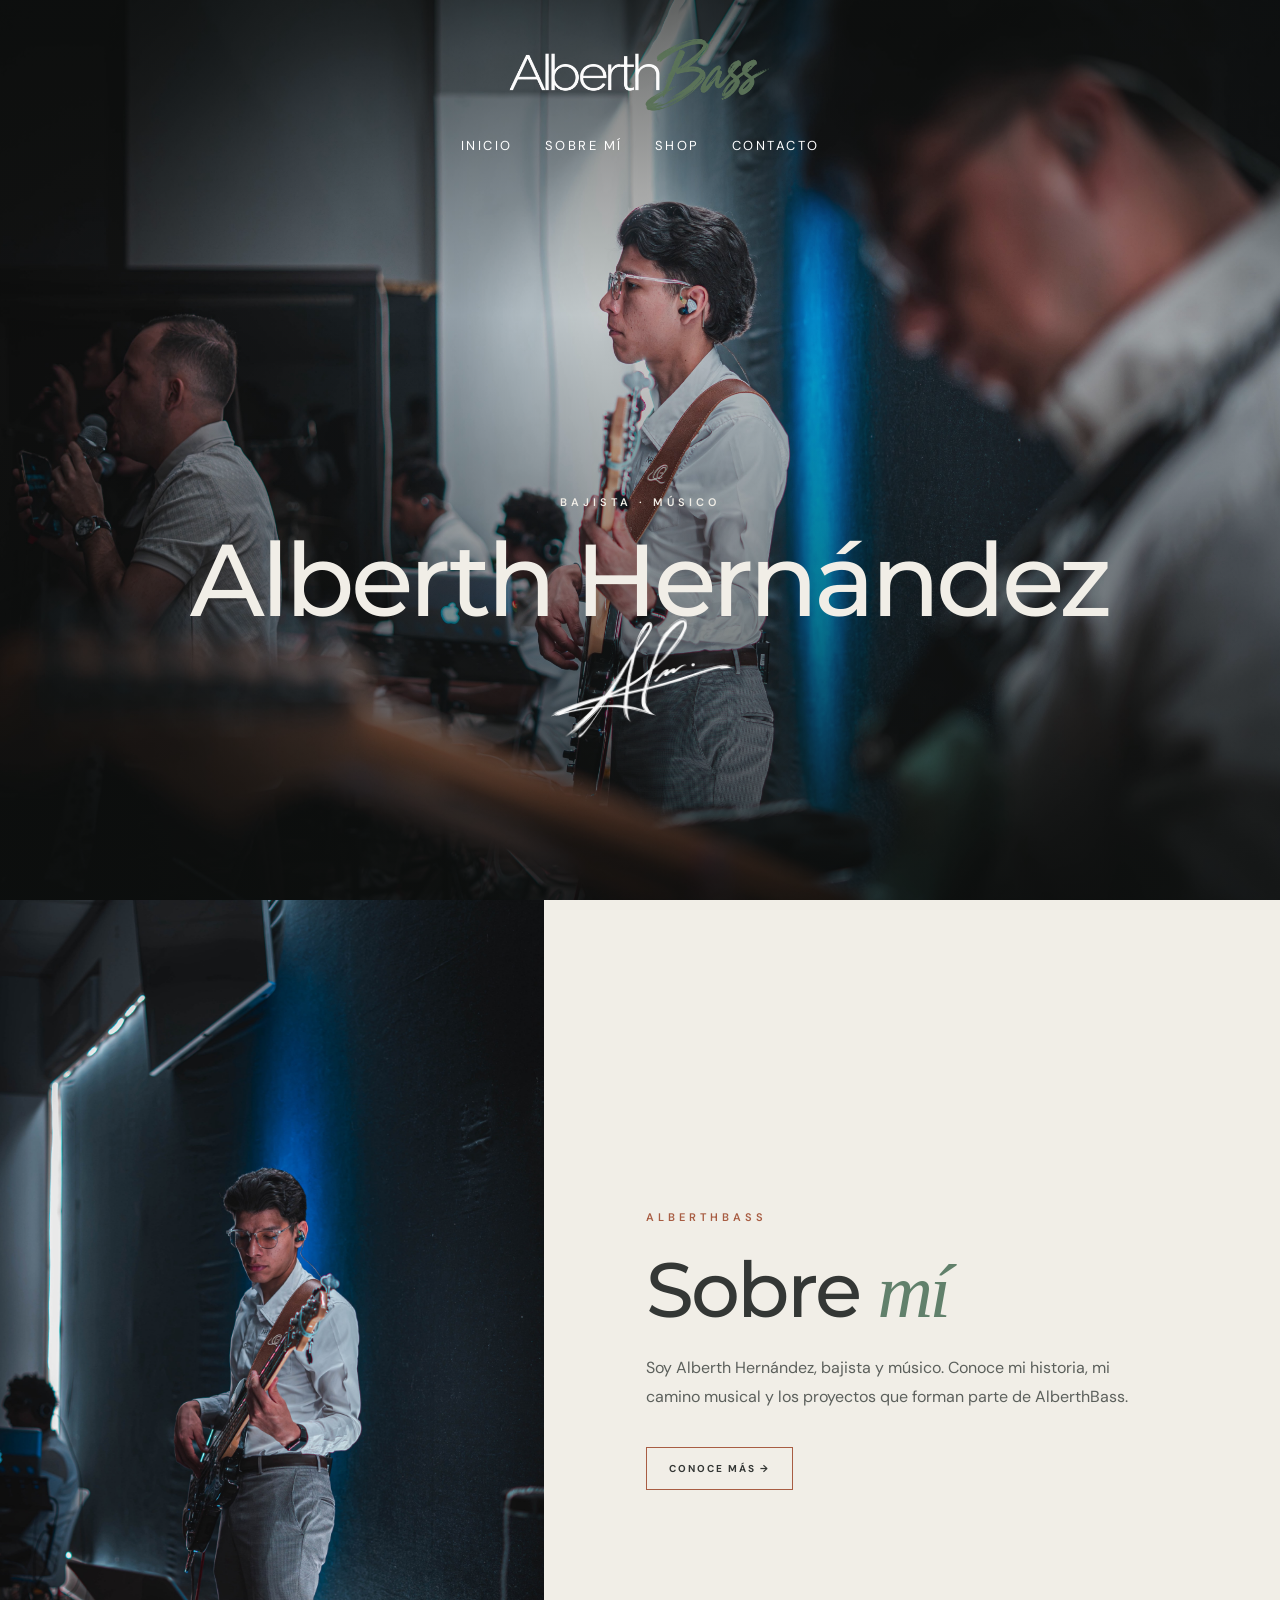
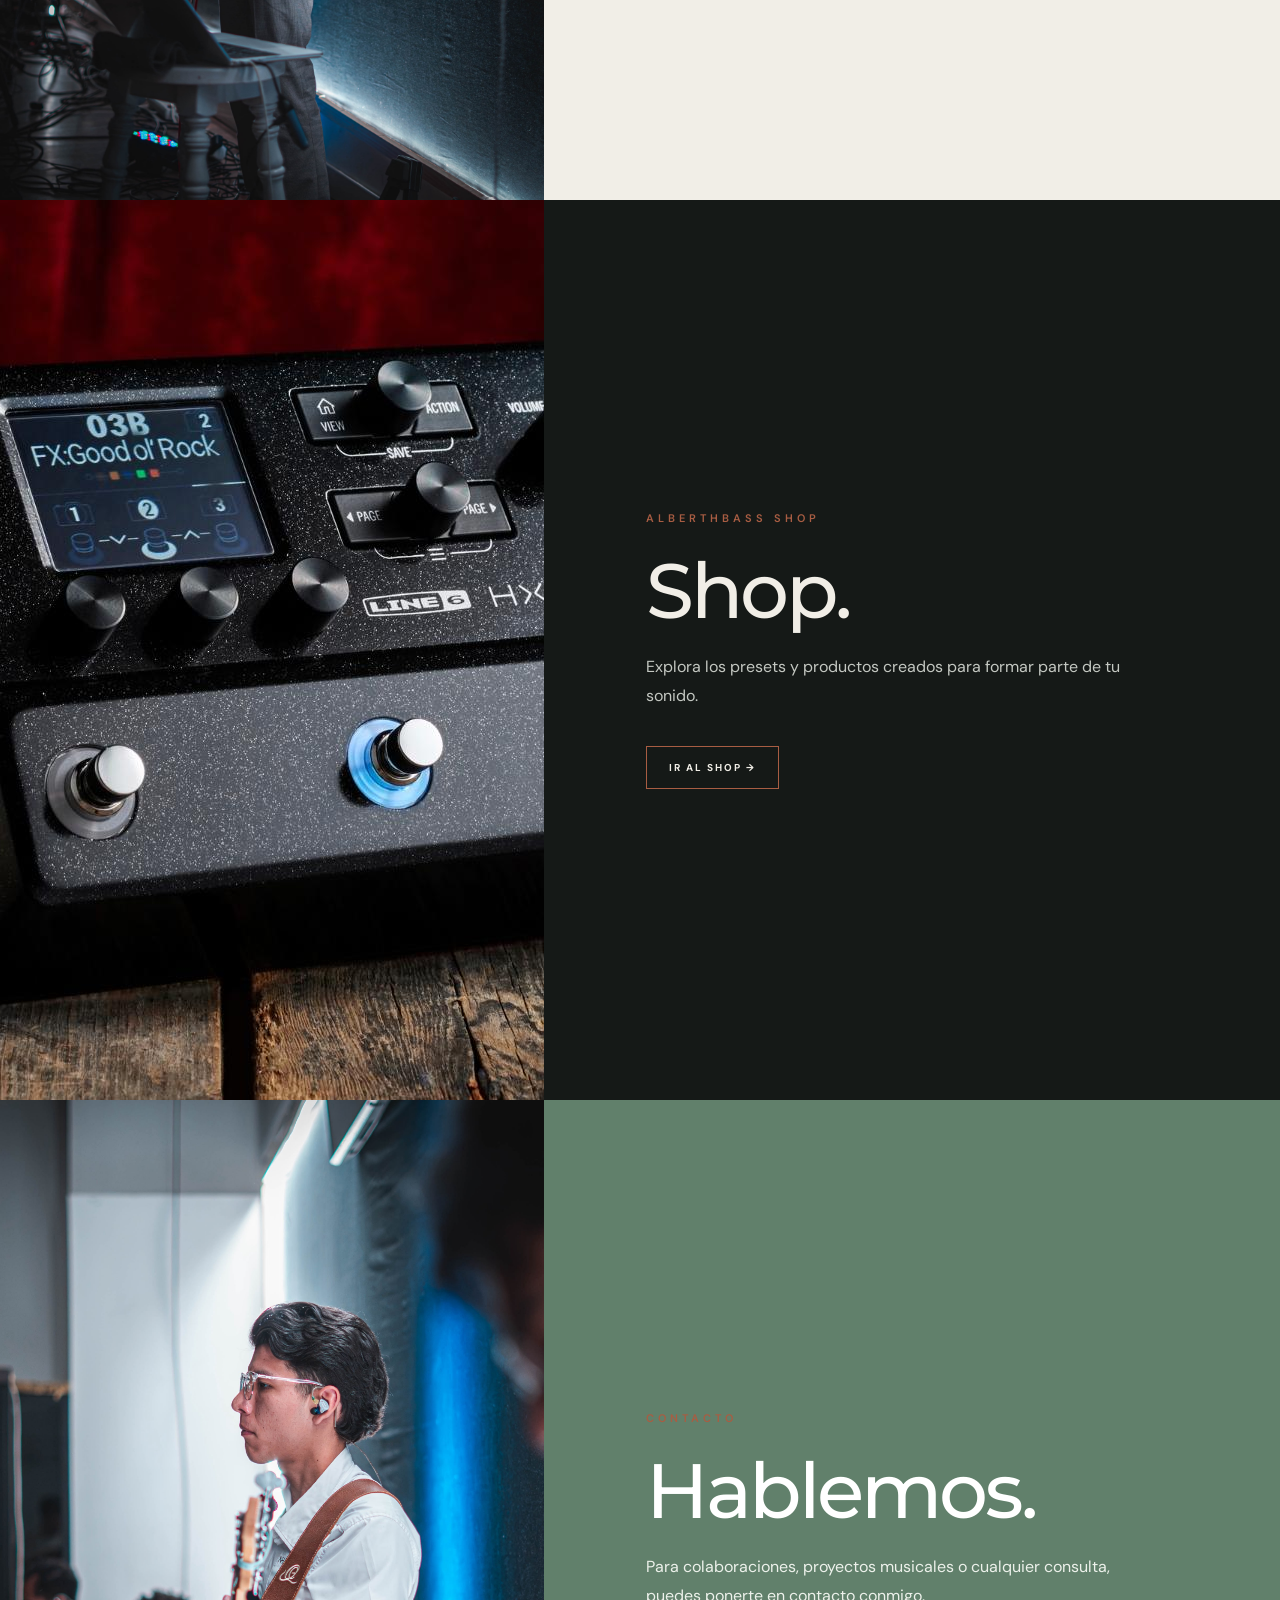
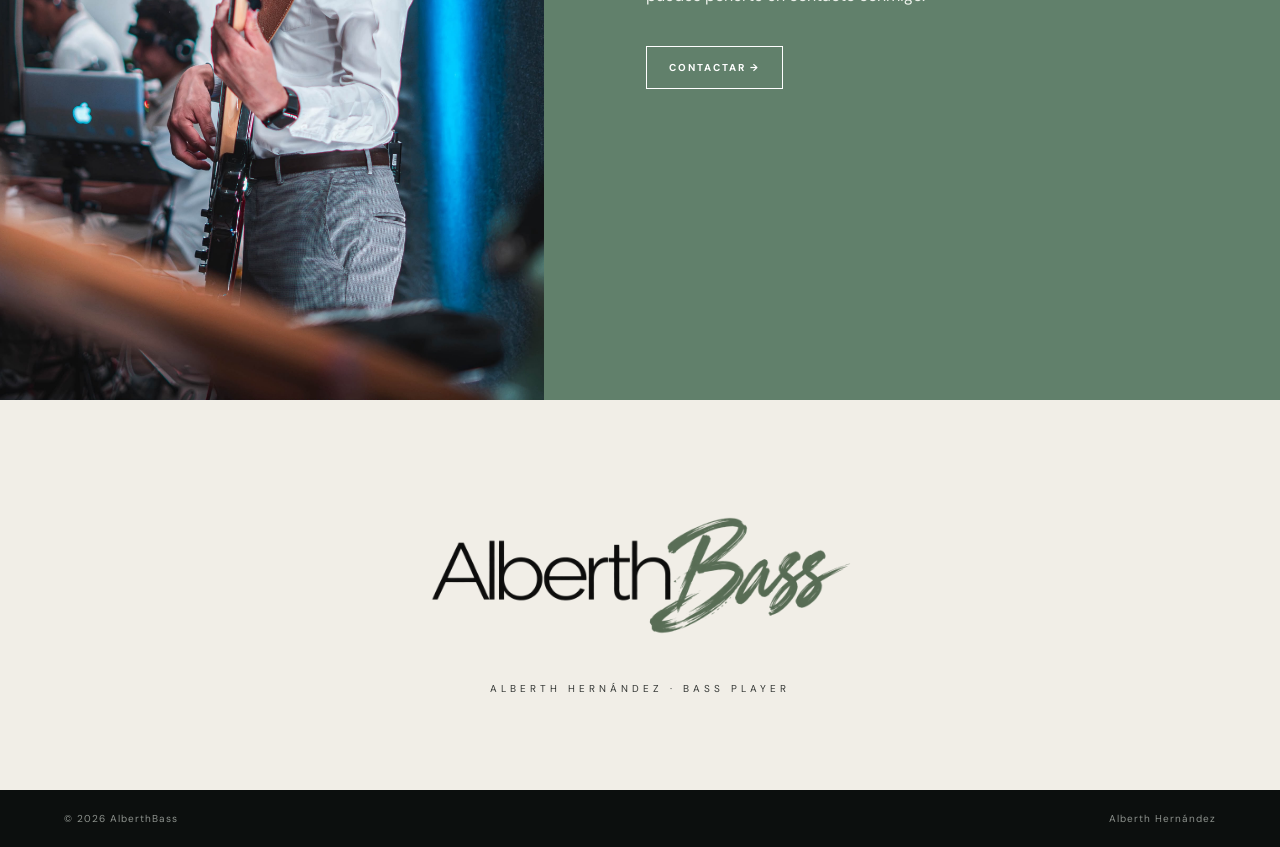
<file: index.html>
<!DOCTYPE html>
<html lang="es">
<head>
  <meta charset="UTF-8">
  <meta name="viewport" content="width=device-width, initial-scale=1.0">
  <title>Alberth Hernández | AlberthBass</title>
  <meta name="description" content="Alberth Hernández — bajista, músico y creador.">
  <link rel="stylesheet" href="estilos.css">
</head>
<body>

  <!-- CABECERA: logo centrado -->
  <header class="site-header">
    <a href="#inicio" class="brand">
      <img src="imagenes/logo2.png" alt="AlberthBass">
    </a>

    <nav class="main-nav" aria-label="Navegación principal">
      <a href="index.html">Inicio</a>
      <a href="sobre-mi.html">Sobre mí</a>
      <a href="shop.html">Shop</a>
      <a href="contacto.html">Contacto</a>
    </nav>
  </header>

  <main>

    <!-- INICIO -->
    <section id="inicio" class="hero">
      <img src="imagenes/bajo1.jpg" alt="Alberth Hernández tocando el bajo" class="hero-photo">
      <div class="hero-shade"></div>

      <div class="hero-center">
        <p class="kicker">BAJISTA · MÚSICO </p>
        <h1>Alberth Hernández</h1>
        <div class="hero-signature-wrap">  
          <img src="imagenes/logo3.PNG" alt="" class="hero-signature-logo">
        </div>
     
      
    </section>

    <!-- SOBRE MÍ -->
    <section id="sobre-mi" class="brand-section about-preview">
      <div class="brand-section-image">
        <img src="imagenes/bajo.jpg" alt="Alberth Hernández con su bajo">
      </div>
      <div class="brand-section-copy">
        <p class="kicker dark-kicker">ALBERTHBASS</p>
        <h2>Sobre <em>mí</em></h2>
        <p>
          Soy Alberth Hernández, bajista y músico. Conoce mi historia,
          mi camino musical y los proyectos que forman parte de AlberthBass.
        </p>
        <a href="sobre-mi.html" class="section-button">CONOCE MÁS →</a>
      </div>
    </section>

    
    <!-- SHOP PREVIEW -->
    <section id="shop-preview" class="brand-section shop-preview">
      <div class="brand-section-image">
        <img src="imagenes/hx.jpg" alt="Line 6 HX Stomp y presets de AlberthBass">
      </div>
      <div class="brand-section-copy">
        <p class="kicker dark-kicker">ALBERTHBASS SHOP</p>
        <h2>Shop.</h2>
        <p>
          Explora los presets y productos creados para formar parte de tu sonido.
        </p>
        <a href="shop.html" class="section-button">IR AL SHOP →</a>
      </div>
    </section>

    <!-- CONTACTO PREVIEW -->
    <section id="contacto" class="brand-section contact-preview">
      <div class="brand-section-image">
        <img src="imagenes/bajo1.jpg" alt="AlberthBass">
      </div>
      <div class="brand-section-copy">
        <p class="kicker dark-kicker">CONTACTO</p>
        <h2>Hablemos.</h2>
        <p>
          Para colaboraciones, proyectos musicales o cualquier consulta,
          puedes ponerte en contacto conmigo.
        </p>
        <a href="contacto.html" class="section-button">CONTACTAR →</a>
      </div>
    </section>

<!-- LOGO FINAL -->
    <section class="closing">
      <img src="imagenes/logo.png" alt="AlberthBass" class="closing-logo">
      <p>ALBERTH HERNÁNDEZ · BASS PLAYER</p>
    </section>

  </main>

  <footer>
    <span>© 2026 AlberthBass</span>
    <span>Alberth Hernández</span>
  </footer>
<script src="script.js"></script>
</body>
</html>
</file>
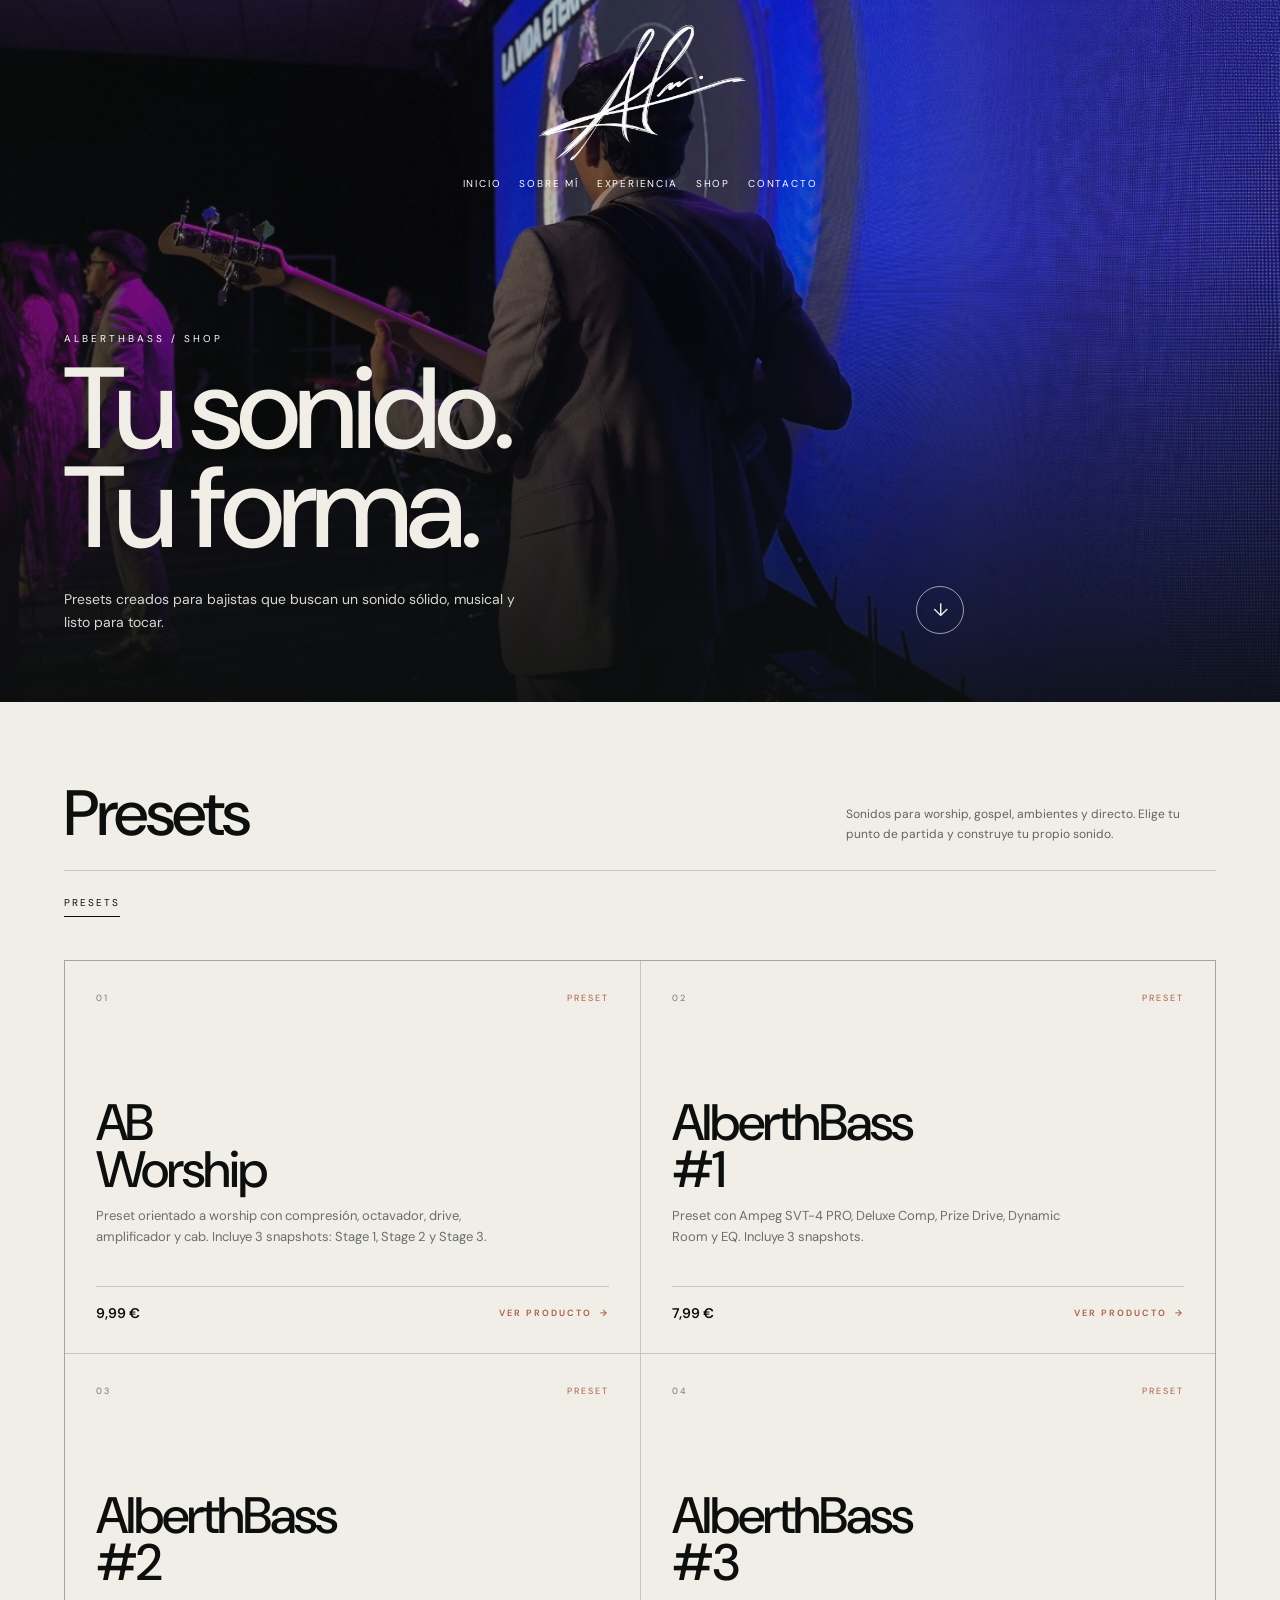
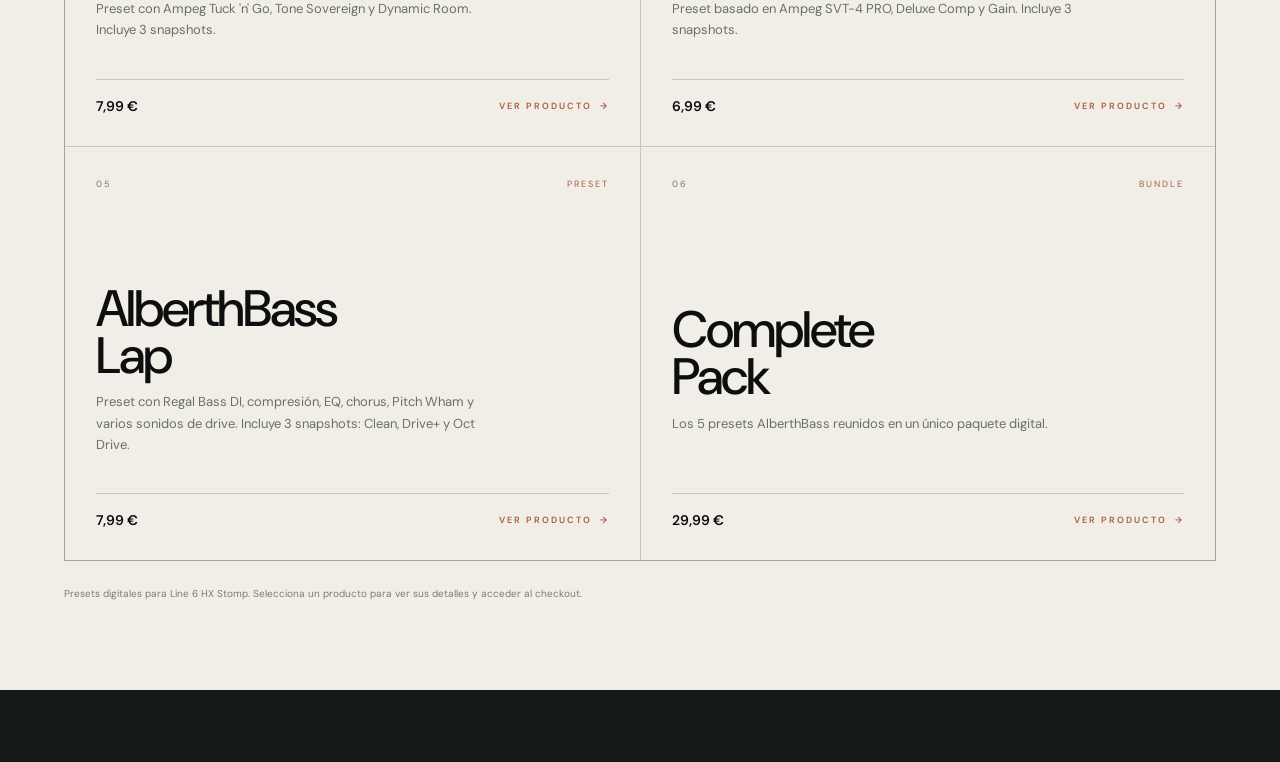
<file: shop.html>
<!DOCTYPE html>
<html lang="es">
<head>
  <meta charset="UTF-8">
  <meta name="viewport" content="width=device-width, initial-scale=1.0">
  <title>Shop — AlberthBass</title>
  <link rel="stylesheet" href="estilos.css">

  <style>
    :root{
      --shop-black:#0c0f0e;
      --shop-dark:#151917;
      --shop-cream:#f1eee7;
      --shop-sage:#A85D43;
      --shop-terracotta:#a85d43;
      --shop-muted:#68706b;
      --shop-line:rgba(12,15,14,.18);
    }

    *{box-sizing:border-box}
    html{scroll-behavior:smooth}
    body{
      margin:0;
      background:var(--shop-dark);
      color:var(--shop-cream);
      -webkit-font-smoothing:antialiased;
    }
    a{color:inherit}

    .shop-page{
      min-height:100vh;
      padding:0 0 72px;
      overflow:hidden;
    }

    /* HEADER */
    .shop-header{
      position:absolute;
      z-index:10;
      top:0;
      left:0;
      width:100%;
      padding:22px 5vw 18px;
      display:flex;
      flex-direction:column;
      align-items:center;
      gap:12px;
    }

    .shop-header .brand{
      width:min(215px,32vw);
      display:block;
    }

    .shop-header .brand img{
      display:block;
      width:100%;
      height:auto;
    }

    .shop-header .main-nav{
      display:flex;
      flex-wrap:wrap;
      justify-content:center;
      gap:18px;
    }

    .shop-header .main-nav a{
      color:#fff;
      font-size:10px;
      letter-spacing:1.8px;
      text-decoration:none;
      text-transform:uppercase;
      transition:color .2s ease;
    }

    .shop-header .main-nav a:hover{
      color:#A85D43;
    }

    /* HERO */
    .shop-hero{
      position:relative;
      min-height:78vh;
      display:flex;
      align-items:flex-end;
      overflow:hidden;
      background:#101311;
    }

    .shop-hero-photo{
      position:absolute;
      inset:0;
      background-image:
        linear-gradient(180deg,rgba(12,15,14,.16) 0%,rgba(12,15,14,.18) 34%,rgba(12,15,14,.90) 100%),
        url("imagenes/IMG1.jpg");
      background-size:cover;
      background-position:center 35%;
      transform:scale(1.01);
    }

    .shop-hero-photo:after{
      content:"";
      position:absolute;
      inset:0;
      background:linear-gradient(90deg,rgba(12,15,14,.48),transparent 62%,rgba(12,15,14,.12));
    }

    .shop-hero-content{
      position:relative;
      z-index:2;
      width:min(1180px,90vw);
      margin:0 auto;
      padding:0 0 68px;
    }

    .shop-kicker{
      margin:0 0 15px;
      color:#FFFFFF;
      font-size:10px;
      letter-spacing:3px;
      text-transform:uppercase;
    }

    .shop-hero h1{
      margin:0;
      max-width:900px;
      font-size:clamp(54px,9vw,120px);
      line-height:.86;
      letter-spacing:-5px;
      font-weight:500;
    }

    .shop-hero-copy{
      display:flex;
      justify-content:space-between;
      align-items:flex-end;
      gap:30px;
      max-width:900px;
      margin-top:28px;
    }

    .shop-hero-copy p{
      max-width:480px;
      margin:0;
      color:#d8d8d2;
      font-size:14px;
      line-height:1.65;
    }

    .hero-mark{
      width:48px;
      height:48px;
      flex:none;
      display:grid;
      place-items:center;
      border:1px solid rgba(241,238,231,.62);
      border-radius:50%;
      color:var(--shop-cream);
      text-decoration:none;
      font-size:18px;
      cursor:pointer;
      transition:transform .25s ease,background .25s ease,border-color .25s ease;
    }

    .hero-mark:hover{
      transform:translateY(5px);
      background:var(--shop-sage);
      border-color:var(--shop-sage);
    }

    /* PRODUCTS AREA */
    .shop-products-wrap{
      background:var(--shop-cream);
      color:var(--shop-black);
      padding:82px 5vw 88px;
    }

    .shop-products-inner{
      width:min(1180px,100%);
      margin:0 auto;
    }

    .products-heading{
      display:flex;
      justify-content:space-between;
      align-items:flex-end;
      gap:35px;
      padding-bottom:25px;
      border-bottom:1px solid var(--shop-line);
    }

    .products-heading h2{
      margin:0;
      font-size:clamp(38px,5vw,64px);
      line-height:.95;
      letter-spacing:-2.5px;
      font-weight:500;
    }

    .products-heading p{
      max-width:370px;
      margin:0;
      color:#606560;
      font-size:12px;
      line-height:1.65;
    }

    .shop-filters{
      display:flex;
      gap:25px;
      margin:25px 0 43px;
    }

    .shop-filters a{
      color:var(--shop-black);
      text-decoration:none;
      font-size:10px;
      letter-spacing:2px;
      text-transform:uppercase;
      padding-bottom:7px;
      border-bottom:1px solid transparent;
      transition:color .2s ease,border-color .2s ease;
    }

    .shop-filters a:not(.muted){
      border-bottom-color:var(--shop-black);
    }

    .shop-filters a:hover{
      color:var(--shop-sage);
      border-bottom-color:var(--shop-sage);
    }

    .shop-filters a.muted{
      color:#888c88;
    }

    /* PRODUCT GRID */
    .products{
      display:grid;
      grid-template-columns:repeat(2,minmax(0,1fr));
      gap:1px;
      background:var(--shop-line);
      border:1px solid var(--shop-line);
    }

    .product{
      min-height:390px;
      padding:31px;
      background:var(--shop-cream);
      color:var(--shop-black);
      text-decoration:none;
      display:flex;
      flex-direction:column;
      justify-content:space-between;
      position:relative;
      overflow:hidden;
      transition:background .3s ease,color .3s ease;
    }

    /* All four cards start identical and share exactly the same hover state. */
    .product:nth-child(2),
    .product:nth-child(3),
    .product:nth-child(4){
      background:var(--shop-cream);
      color:var(--shop-black);
    }

    .product:hover{
      background:var(--shop-sage);
      color:var(--shop-cream);
    }

    .product-top,
    .product-bottom{
      display:flex;
      justify-content:space-between;
      align-items:center;
      gap:20px;
    }

    .product-number,
    .product-type{
      font-size:9px;
      letter-spacing:2px;
      text-transform:uppercase;
      transition:color .3s ease;
    }

    .product-number{
      color:#747974;
    }

    .product-type{
      color:var(--shop-sage);
    }

    .product:hover .product-number,
    .product:hover .product-type{
      color:#F1EEE7;
    }

    .product h3{
      margin:95px 0 12px;
      max-width:520px;
      font-size:clamp(30px,4vw,52px);
      line-height:.92;
      letter-spacing:-2px;
      font-weight:500;
    }

    .product p{
      max-width:410px;
      margin:0;
      color:var(--shop-muted);
      font-size:13px;
      line-height:1.65;
      transition:color .3s ease;
    }

    .product:hover p{
      color:#F1EEE7;
    }

    .product-bottom{
      margin-top:38px;
      padding-top:17px;
      border-top:1px solid var(--shop-line);
      transition:border-color .3s ease;
    }

    .product:hover .product-bottom{
      border-top-color:rgba(241,238,231,.30);
    }

    .price{
      font-size:14px;
      font-weight:600;
    }

    .buy{
      color:var(--shop-sage);
      font-size:9px;
      font-weight:600;
      letter-spacing:2px;
      text-transform:uppercase;
      transition:color .3s ease,transform .3s ease;
    }

    .product:hover .buy{
      color:var(--shop-cream);
      transform:translateX(3px);
    }

    .shop-note{
      margin:25px 0 0;
      color:#777c77;
      font-size:10px;
      line-height:1.6;
    }

    /* FOOTER */
    .shop-footer{
      width:min(1180px,90vw);
      margin:0 auto;
      padding:48px 0 0;
      display:flex;
      justify-content:space-between;
      align-items:center;
      gap:20px;
    }

    .shop-footer a{
      color:var(--shop-cream);
      text-decoration:none;
      font-size:10px;
      letter-spacing:2px;
      text-transform:uppercase;
      transition:color .2s ease;
    }

    .shop-footer a:hover{
      color:#A85D43;
    }

    .shop-footer span{
      color:#89908a;
      font-size:10px;
      letter-spacing:1.5px;
      text-transform:uppercase;
    }

    @media(max-width:700px){
      .shop-header{
        padding-top:17px;
      }

      .shop-header .brand{
        width:175px;
      }

      .shop-header .main-nav{
        gap:12px;
      }

      .shop-header .main-nav a{
        font-size:8px;
        letter-spacing:1.3px;
      }

      .shop-hero{
        min-height:78vh;
      }

      .shop-hero-photo{
        background-position:center center;
      }

      .shop-hero-content{
        padding-bottom:42px;
      }

      .shop-hero h1{
        font-size:clamp(50px,15vw,78px);
        letter-spacing:-3px;
      }

      .shop-hero-copy{
        align-items:flex-end;
      }

      .shop-hero-copy p{
        max-width:calc(100% - 65px);
        font-size:13px;
      }

      .hero-mark{
        display:grid;
        width:44px;
        height:44px;
      }

      .shop-products-wrap{
        padding:58px 5vw 65px;
      }

      .products-heading{
        display:block;
      }

      .products-heading p{
        margin-top:17px;
      }

      .products{
        grid-template-columns:1fr;
      }

      .product{
        min-height:330px;
        padding:25px;
      }

      .product h3{
        margin-top:72px;
      }

      .shop-footer{
        display:block;
        padding-top:38px;
      }

      .shop-footer span{
        display:block;
        margin-top:18px;
      }
    }
  </style>
</head>

<body>
  <div class="shop-page">

    <header class="shop-header">
      <a href="index.html#inicio" class="brand">
        <img src="imagenes/logo3.PNG" alt="AlberthBass">
      </a>

      <nav class="main-nav">
        <a href="index.html#inicio">Inicio</a>
        <a href="index.html#sobre-mi">Sobre mí</a>
        <a href="index.html#experiencia">Experiencia</a>
        <a href="shop.html">Shop</a>
        <a href="index.html#contacto">Contacto</a>
      </nav>
    </header>

    <main>
      <section class="shop-hero">
        <div class="shop-hero-photo"></div>
        <div class="shop-hero-content">
          <p class="shop-kicker">AlberthBass / Shop</p>
          <h1>Tu sonido.<br>Tu forma.</h1>
          <div class="shop-hero-copy">
            <p>Presets creados para bajistas que buscan un sonido sólido, musical y listo para tocar.</p>
            <a class="hero-mark" href="#productos" aria-label="Ir a los presets">↓</a>
          </div>
        </div>
      </section>

      <section class="shop-products-wrap">
        <div class="shop-products-inner">
          <div class="products-heading">
            <h2>Presets</h2>
            <p>Sonidos para worship, gospel, ambientes y directo. Elige tu punto de partida y construye tu propio sonido.</p>
          </div>

          <div class="shop-filters">
            <a href="#" id="btnpresets">Presets</a>
          </div>
          
          <section class="products" id="productos">
<a class="product" href="producto-ab-worship.html" aria-label="Ver AB Worship">
              <div class="product-top"><span class="product-number">01</span><span class="product-type">Preset</span></div>
              <div><h3>AB<br>Worship</h3><p>Preset orientado a worship con compresión, octavador, drive, amplificador y cab. Incluye 3 snapshots: Stage 1, Stage 2 y Stage 3.</p></div>
              <div class="product-bottom"><span class="price">9,99 €</span><span class="buy">Ver producto&nbsp; →</span></div>
            </a>

<a class="product" href="producto-alberthbass-1.html" aria-label="Ver AlberthBass #1">
              <div class="product-top"><span class="product-number">02</span><span class="product-type">Preset</span></div>
              <div><h3>AlberthBass<br>#1</h3><p>Preset con Ampeg SVT-4 PRO, Deluxe Comp, Prize Drive, Dynamic Room y EQ. Incluye 3 snapshots.</p></div>
              <div class="product-bottom"><span class="price">7,99 €</span><span class="buy">Ver producto&nbsp; →</span></div>
            </a>

<a class="product" href="producto-alberthbass-2.html" aria-label="Ver AlberthBass #2">
              <div class="product-top"><span class="product-number">03</span><span class="product-type">Preset</span></div>
              <div><h3>AlberthBass<br>#2</h3><p>Preset con Ampeg Tuck 'n' Go, Tone Sovereign y Dynamic Room. Incluye 3 snapshots.</p></div>
              <div class="product-bottom"><span class="price">7,99 €</span><span class="buy">Ver producto&nbsp; →</span></div>
            </a>

<a class="product" href="producto-alberthbass-3.html" aria-label="Ver AlberthBass #3">
              <div class="product-top"><span class="product-number">04</span><span class="product-type">Preset</span></div>
              <div><h3>AlberthBass<br>#3</h3><p>Preset basado en Ampeg SVT-4 PRO, Deluxe Comp y Gain. Incluye 3 snapshots.</p></div>
              <div class="product-bottom"><span class="price">6,99 €</span><span class="buy">Ver producto&nbsp; →</span></div>
            </a>

<a class="product" href="producto-alberthbass-lap.html" aria-label="Ver AlberthBass Lap">
              <div class="product-top"><span class="product-number">05</span><span class="product-type">Preset</span></div>
              <div><h3>AlberthBass<br>Lap</h3><p>Preset con Regal Bass DI, compresión, EQ, chorus, Pitch Wham y varios sonidos de drive. Incluye 3 snapshots: Clean, Drive+ y Oct Drive.</p></div>
              <div class="product-bottom"><span class="price">7,99 €</span><span class="buy">Ver producto&nbsp; →</span></div>
            </a>

<a class="product" href="producto-complete-pack.html" aria-label="Ver AlberthBass Complete Pack">
              <div class="product-top"><span class="product-number">06</span><span class="product-type">Bundle</span></div>
              <div><h3>Complete<br>Pack</h3><p>Los 5 presets AlberthBass reunidos en un único paquete digital.</p></div>
              <div class="product-bottom"><span class="price">29,99 €</span><span class="buy">Ver producto&nbsp; →</span></div>
            </a>
          </section>

          <p class="shop-note">Presets digitales para Line 6 HX Stomp. Selecciona un producto para ver sus detalles y acceder al checkout.</p>    
        </div>
      </section>
    </main>

  </div>
</body>
</html>
</file>
<file: estilos.css>
@import url('https://fonts.googleapis.com/css2?family=DM+Sans:wght@400;500;600;700&family=Montserrat:wght@400;500;600;700&display=swap');

:root{
  --sage:#61806B;
  --gray:#343735;
  --terracotta:#A85D43;
  --black:#0C0F0E;
  --dark:#151917;
  --cream:#F1EEE7;
  --white:#fff;
}

*{box-sizing:border-box;margin:0;padding:0}

html{scroll-behavior:smooth}

body{
  background:var(--black);
  color:var(--cream);
  font-family:"DM Sans",Arial,sans-serif;
}

a{text-decoration:none;color:inherit}

.site-header{
  position:absolute;
  z-index:20;
  top:0;
  left:0;
  width:100%;
  padding:22px 5vw 14px;
  display:flex;
  flex-direction:column;
  align-items:center;
  gap:7px;
}

.brand{
  display:block;
  width:min(310px,48vw);
}

.brand img{
  display:block;
  width:100%;
  height:auto;
}

.main-nav{
  display:flex;
  justify-content:center;
  gap:10px;
  flex-wrap:wrap;
}

.main-nav a{
  color:var(--white);
  text-transform:uppercase;
  font-size:11px;
  letter-spacing:2px;
  transition:.25s ease;
}

.main-nav a:hover{color:var(--sage)}

/* HERO */

.hero{
  position:relative;
  min-height:100vh;
  display:flex;
  align-items:center;
  justify-content:center;
  overflow:hidden;
  text-align:center;
}

.hero-photo{
  position:absolute;
  inset:0;
  width:100%;
  height:100%;
  object-fit:cover;
  object-position:center;
}

.hero-shade{
  position:absolute;
  inset:0;
  background:
    linear-gradient(180deg,
      rgba(12,15,14,.60) 0%,
      rgba(12,15,14,.18) 35%,
      rgba(12,15,14,.72) 100%);
}

.hero-center{
  position:absolute;
  left:50%;
  top:67%;
  transform:translate(-50%, -50%);
  z-index:2;
  width:min(900px,90vw);
  margin:0;
}

.kicker{
  font-size:11px;
  font-weight:600;
  letter-spacing:4px;
  text-transform:uppercase;
  margin-bottom:22px;
}

.hero h1{
  font-family:"Montserrat",sans-serif;
  font-weight:500;
  font-size:clamp(48px,8vw,105px);
  letter-spacing:-4px;
  line-height:.95;
  white-space:nowrap;
}

.hero-signature-wrap{
  position:relative;
  width:min(340px,52vw);
  height:72px;
  margin:10px auto 0;
  display:flex;
  align-items:center;
  justify-content:center;
  overflow:visible;
  z-index:3;
}

.hero-signature-logo{
  width:100%;
  height:auto;
  max-height:125px;
  object-fit:contain;
  object-position:center;
  display:block;
  transform:translateY(-4px);
}

.hero-subtitle{
  margin-top:18px;
  font-family:Georgia,serif;
  font-style:italic;
  font-size:23px;
  color:#e1e3dd;
}

.outline-button{
  display:inline-flex;
  gap:18px;
  align-items:center;
  margin-top:35px;
  border:1px solid rgba(255,255,255,.7);
  padding:14px 23px;
  font-size:10px;
  letter-spacing:2px;
  transition:.3s ease;
}

.outline-button:hover{
  background:var(--sage);
  border-color:var(--sage);
}

.hero-side{
  position:absolute;
  right:25px;
  bottom:30px;
  z-index:3;
  writing-mode:vertical-rl;
  transform:rotate(180deg);
  font-size:9px;
  letter-spacing:3px;
  color:rgba(255,255,255,.75);
}

/* EDITORIAL ABOUT */

.editorial-section{
  display:grid;
  grid-template-columns:1fr 1fr;
  min-height:780px;
}

.section-image{
  min-height:780px;
  overflow:hidden;
}

.section-image img{
  width:100%;
  height:100%;
  object-fit:cover;
  transition:transform .7s ease;
}

.section-image:hover img{transform:scale(1.025)}

.section-copy{
  background:var(--cream);
  color:var(--gray);
  padding:9vw;
  display:flex;
  flex-direction:column;
  justify-content:center;
}

.dark-kicker{color:var(--terracotta)}

.section-copy h2,
.experience-heading h2,
.shop-heading h2,
.contact h2{
  font-family:"Montserrat",sans-serif;
  font-size:clamp(45px,6vw,82px);
  font-weight:500;
  line-height:.94;
  letter-spacing:-3px;
}

.section-copy h2 em,
.experience-heading h2 em{
  color:var(--sage);
  font-family:Georgia,serif;
  font-weight:400;
}

.rule{
  width:75px;
  height:2px;
  background:var(--terracotta);
  margin:30px 0;
}

.section-copy p:not(.kicker){
  max-width:560px;
  font-size:16px;
  line-height:1.8;
  color:#5c605c;
  margin-bottom:18px;
}

/* EXPERIENCE */

.experience{
  background:var(--sage);
  color:var(--white);
  padding:120px 7vw;
}

.experience-heading{
  text-align:center;
  max-width:850px;
  margin:0 auto 70px;
}

.experience-heading .dark-kicker{color:var(--gray)}

.experience-heading h2 em{color:var(--cream)}

.experience-grid{
  max-width:1200px;
  margin:auto;
  display:grid;
  grid-template-columns:repeat(4,1fr);
  border-top:1px solid rgba(255,255,255,.4);
  border-left:1px solid rgba(255,255,255,.4);
}

.experience-grid article{
  min-height:290px;
  padding:35px;
  border-right:1px solid rgba(255,255,255,.4);
  border-bottom:1px solid rgba(255,255,255,.4);
  transition:.3s ease;
}

.experience-grid article:hover{
  background:var(--gray);
}

.experience-grid span{
  font-size:11px;
  letter-spacing:2px;
  color:var(--cream);
}

.experience-grid h3{
  margin:55px 0 15px;
  font-family:"Montserrat",sans-serif;
  font-size:23px;
  font-weight:500;
}

.experience-grid p{
  color:#e5ebe5;
  font-size:14px;
  line-height:1.7;
}

/* SHOP */

.shop{
  background:var(--cream);
  color:var(--gray);
  padding:120px 7vw;
}

.shop-heading{
  text-align:center;
  max-width:760px;
  margin:0 auto 65px;
}

.shop-heading .kicker{color:var(--terracotta)}

.shop-heading > p:last-child{
  color:#656965;
  margin-top:25px;
  font-size:16px;
}

.shop-grid{
  width:100%;
  max-width:1200px;
  margin:auto;
  display:grid;
  grid-template-columns:1fr;
}

.shop-card{
  background:#e7e3da;
  min-height:360px;
  padding:42px;
  position:relative;
  isolation:isolate;
  overflow:hidden;
  display:flex;
  align-items:center;
  color:var(--gray);
  text-decoration:none;
  transition:transform .35s ease;
}

/* Fotografía de fondo */
.shop-card-presets::before{
  content:"";
  position:absolute;
  inset:0;
  z-index:-1;
  background-image:url("./imagenes/hx.jpg");
  background-size:cover;
  background-position:center 55%;
  background-repeat:no-repeat;
  opacity:0;
  filter:blur(16px);
  transform:scale(1.04);
  transition:opacity .8s ease, filter .8s ease, transform .8s ease;
  pointer-events:none;
}

/* Velo claro para mantener legible el texto */
.shop-card-presets::after{
  content:"";
  position:absolute;
  inset:0;
  z-index:0;
  background:linear-gradient(
    90deg,
    rgba(241,238,231,.96) 0%,
    rgba(241,238,231,.82) 42%,
    rgba(241,238,231,.25) 100%
  );
  opacity:0;
  transition:opacity .8s ease;
  pointer-events:none;
}

.shop-card-presets:hover::before,
.shop-card-presets:focus-visible::before{
  opacity:1;
  filter:blur(0);
  transform:scale(1);
}

.shop-card-presets:hover::after,
.shop-card-presets:focus-visible::after{
  opacity:1;
}

.shop-card:hover{
  color:var(--gray);
  transform:translateY(-3px);
}

.shop-card-content{
  position:relative;
  z-index:1;
  width:100%;
}

.shop-number{
  color:var(--terracotta);
  font-size:11px;
  letter-spacing:2px;
}

.shop-card h3{
  font-family:"Montserrat",sans-serif;
  font-size:28px;
  font-weight:500;
  margin-top:80px;
}

.shop-card p{
  color:#6b706b;
  margin-top:10px;
  line-height:1.5;
}

.shop-card:hover p{color:#6b706b}

.shop-card:focus-visible{
  outline:2px solid var(--terracotta);
  outline-offset:4px;
}

.shop-card-content > span{
  display:inline-block;
  margin-top:35px;
  font-size:9px;
  letter-spacing:2px;
  font-weight:700;
}

/* CONTACT */

.contact{
  background:var(--dark);
  text-align:center;
  padding:140px 7vw;
}

.contact h2{
  font-size:clamp(55px,9vw,115px);
  color:var(--cream);
}

.contact-inner > p:not(.kicker){
  max-width:580px;
  margin:28px auto 0;
  color:#bfc4be;
  line-height:1.7;
  font-size:16px;
}

.contact-links{
  display:flex;
  justify-content:center;
  gap:12px;
  margin-top:40px;
}

.contact-links a{
  border:1px solid var(--sage);
  padding:15px 25px;
  font-size:10px;
  letter-spacing:2px;
  transition:.3s ease;
}

.contact-links a:hover{
  background:var(--sage);
}

/* LOGO FINAL */

.closing{
  min-height:390px;
  background:var(--cream);
  color:var(--gray);
  display:flex;
  flex-direction:column;
  align-items:center;
  justify-content:center;
  padding:70px 20px;
}

.closing-logo{
  width:min(430px,75vw);
  height:auto;
}

.closing p{
  margin-top:25px;
  color:var(--gray);
  font-size:10px;
  letter-spacing:4px;
}

/* FOOTER */

footer{
  background:var(--black);
  display:flex;
  justify-content:space-between;
  padding:22px 5vw;
  color:#8d928d;
  font-size:10px;
  letter-spacing:1px;
}

/* RESPONSIVE */

@media(max-width:900px){
  .brand{width:min(260px,58vw)}
  .main-nav{gap:17px}

  .editorial-section{
    grid-template-columns:1fr;
  }

  .section-image,
  .editorial-section{min-height:unset}

  .section-image{height:560px}

  .section-copy{padding:80px 8vw}

  .experience-grid{
    grid-template-columns:1fr 1fr;
  }

  .shop-grid{
    grid-template-columns:1fr;
    max-width:100%;
  }

  .shop-card{min-height:320px}
}

@media(max-width:600px){
  .hero-signature-wrap{
    width:min(280px,70vw);
    height:60px;
    margin:-5px auto 0;
  }

  .hero-signature-logo{
    max-height:100px;
  }

  .site-header{padding-top:18px}

  .brand{width:230px}

  .main-nav{
    gap:13px;
  }

  .main-nav a{
    font-size:9px;
    letter-spacing:1.3px;
  }

  .hero-center{
    top:69%;
    width:92vw;
  }

  .hero h1{
    font-size:47px;
    letter-spacing:-2px;
    white-space:normal;
  }

  .hero-subtitle{font-size:18px}

  .hero-side{display:none}

  .section-image{height:460px}

  .experience{
    padding:90px 6vw;
  }

  .experience-grid{
    grid-template-columns:1fr;
  }

  .experience-grid article{min-height:230px}

  .experience-grid h3{margin-top:35px}

  .shop{padding:90px 6vw}

  .shop-card{min-height:300px;padding:28px}

  .shop-card h3{margin-top:65px}

  .shop-card-content > span{margin-top:28px}

  .contact{padding:100px 6vw}

  .contact-links{
    flex-direction:column;
    max-width:260px;
    margin-left:auto;
    margin-right:auto;
  }

  .closing{min-height:300px}

  .closing-logo{width:290px}

  footer{
    flex-direction:column;
    gap:10px;
    text-align:center;
  }
}


/* CONTACT */

.contact{
  background:var(--dark);
  text-align:center;
  padding:140px 7vw;
}

.contact h2{
  font-size:clamp(55px,9vw,115px);
  color:var(--cream);
}

.contact-inner > p:not(.kicker){
  max-width:580px;
  margin:28px auto 0;
  color:#bfc4be;
  line-height:1.7;
  font-size:16px;
}

.contact-links{
  display:flex;
  justify-content:center;
  gap:12px;
  margin-top:40px;
}

.contact-links a{
  border:1px solid var(--sage);
  padding:15px 25px;
  font-size:10px;
  letter-spacing:2px;
  transition:.3s ease;
}

.contact-links a:hover{
  background:var(--sage);
}

/* LOGO FINAL */

.closing{
  min-height:390px;
  background:var(--cream);
  color:var(--gray);
  display:flex;
  flex-direction:column;
  align-items:center;
  justify-content:center;
  padding:70px 20px;
}

.closing-logo{
  width:min(430px,75vw);
  height:auto;
}

.closing p{
  margin-top:25px;
  color:var(--gray);
  font-size:10px;
  letter-spacing:4px;
}

/* FOOTER */

footer{
  background:var(--black);
  display:flex;
  justify-content:space-between;
  padding:22px 5vw;
  color:#8d928d;
  font-size:10px;
  letter-spacing:1px;
}

/* RESPONSIVE */

@media(max-width:900px){
  .brand{width:min(260px,58vw)}
  .main-nav{gap:17px}

  .editorial-section{
    grid-template-columns:1fr;
  }

  .section-image,
  .editorial-section{min-height:unset}

  .section-image{height:560px}

  .section-copy{padding:80px 8vw}

  .experience-grid{
    grid-template-columns:1fr 1fr;
  }

  .shop-grid{
    grid-template-columns:1fr;
    max-width:100%;
  }

  .shop-card{min-height:320px}
}

@media(max-width:600px){
  .hero-signature-wrap{
    width:min(280px,70vw);
    height:60px;
    margin:-5px auto 0;
  }

  .hero-signature-logo{
    max-height:100px;
  }

  .site-header{padding-top:18px}

  .brand{width:230px}

  .main-nav{
    gap:13px;
  }

  .main-nav a{
    font-size:9px;
    letter-spacing:1.3px;
  }

  .hero-center{
    top:69%;
    width:92vw;
  }

  .hero h1{
    font-size:47px;
    letter-spacing:-2px;
    white-space:normal;
  }

  .hero-subtitle{font-size:18px}

  .hero-side{display:none}

  .section-image{height:460px}

  .experience{
    padding:90px 6vw;
  }

  .experience-grid{
    grid-template-columns:1fr;
  }

  .experience-grid article{min-height:230px}

  .experience-grid h3{margin-top:35px}

  .shop{padding:90px 6vw}

  .shop-card{min-height:300px;padding:28px}

  .shop-card h3{margin-top:65px}

  .shop-card-content > span{margin-top:28px}

  .contact{padding:100px 6vw}

  .contact-links{
    flex-direction:column;
    max-width:260px;
    margin-left:auto;
    margin-right:auto;
  }

  .closing{min-height:300px}

  .closing-logo{width:290px}

  footer{
    flex-direction:column;
    gap:10px;
    text-align:center;
  }
}

/* =====================================
   TARJETA PRESETS: BOTÓN COMPLETO
   Texto centrado; imagen al pasar el mouse
===================================== */
.shop-card-presets {
  position: relative;
  display: flex;
  align-items: center;
  justify-content: center;
  width: 100%;
  min-height: 390px;
  padding: 40px;
  overflow: hidden;
  isolation: isolate;
  background: #efede6;
  color: #363735;
  text-decoration: none;
  cursor: pointer;
}

.shop-card-presets::before {
  content: "";
  position: absolute;
  inset: 0;
  z-index: -1;
  background-image: url("./imagenes/hx.jpg");
  background-size: cover;
  background-position: center;
  opacity: 0;
  filter: blur(14px);
  transform: scale(1.06);
  transition: opacity .65s ease, filter .75s ease, transform .75s ease;
}

.shop-card-presets::after {
  content: "";
  position: absolute;
  inset: 0;
  z-index: -1;
  background: linear-gradient(90deg, rgba(0,0,0,.12), rgba(0,0,0,.03));
  opacity: 0;
  transition: opacity .5s ease;
}

.shop-card-presets .shop-card-content {
  position: relative;
  z-index: 1;
  display: flex;
  flex-direction: column;
  align-items: center;
  justify-content: center;
  width: 100%;
  text-align: center;
  transition: opacity .35s ease, transform .45s ease;
}

.shop-card-presets .shop-number {
  display: block;
  margin-bottom: 12px;
  color: #b65b3e;
  font-size: 15px;
  letter-spacing: 3px;
}

.shop-card-presets h3 {
  margin: 0 0 12px;
  font-size: clamp(48px, 6vw, 82px);
  font-weight: 600;
  letter-spacing: -3px;
}

.shop-card-presets p {
  margin: 0;
  color: #666762;
  font-size: 20px;
}

.shop-card-presets .shop-link {
  display: inline-block;
  margin-top: 30px;
  font-size: 12px;
  font-weight: 700;
  letter-spacing: 2px;
}

.shop-card-presets:hover::before,
.shop-card-presets:focus-visible::before {
  opacity: 1;
  filter: blur(0);
  transform: scale(1);
}

.shop-card-presets:hover::after,
.shop-card-presets:focus-visible::after {
  opacity: 1;
}

.shop-card-presets:hover .shop-card-content,
.shop-card-presets:focus-visible .shop-card-content {
  opacity: 0;
  transform: scale(.96);
}

.shop-card-presets:focus-visible {
  outline: 2px solid #b65b3e;
  outline-offset: 4px;
}

@media (max-width: 600px) {
  .shop-card-presets {
    min-height: 300px;
    padding: 25px;
  }
  .shop-card-presets h3 {
    font-size: 52px;
    letter-spacing: -2px;
  }
  .shop-card-presets p { font-size: 16px; }
}

@media (prefers-reduced-motion: reduce) {
  .shop-card-presets,
  .shop-card-presets::before,
  .shop-card-presets::after,
  .shop-card-presets .shop-card-content {
    transition: none;
  }
}


/* ==========================================
   SHOP PRESETS — TARJETA COMPLETA INTERACTIVA
========================================== */

.shop-grid {
  width: 100%;
  max-width: none;
  margin: 0 auto;
  display: grid;
  grid-template-columns: minmax(0, 1fr);
}

.shop-card.shop-card-presets {
  position: relative;
  display: flex;
  align-items: center;
  justify-content: center;
  width: 100%;
  min-height: clamp(390px, 38vw, 540px);
  padding: 40px;
  overflow: hidden;
  isolation: isolate;
  background: var(--cream);
  color: var(--gray);
  text-decoration: none;
  cursor: pointer;
  transform: none;
}

.shop-card.shop-card-presets::before {
  content: "";
  position: absolute;
  inset: 0;
  z-index: 0;
  background-image: url("./imagenes/hx.jpg");
  background-size: cover;
  background-position: center 55%;
  background-repeat: no-repeat;
  opacity: 0;
  filter: blur(16px);
  transform: scale(1.06);
  transition: opacity .75s ease, filter .85s ease, transform .9s ease;
  pointer-events: none;
}

.shop-card.shop-card-presets::after {
  content: "";
  position: absolute;
  inset: 0;
  z-index: 1;
  background: rgba(12, 15, 14, .16);
  opacity: 0;
  transition: opacity .65s ease;
  pointer-events: none;
}

.shop-card.shop-card-presets .shop-card-content {
  position: relative;
  z-index: 2;
  display: flex;
  flex-direction: column;
  align-items: center;
  justify-content: center;
  width: 100%;
  text-align: center;
  opacity: 1;
  filter: blur(0);
  transform: translateY(0);
  transition: opacity .55s ease, filter .55s ease, transform .55s ease;
}

.shop-card.shop-card-presets .shop-number {
  display: block;
  margin: 0 0 14px;
  color: var(--terracotta);
  font-size: 15px;
  letter-spacing: 4px;
}

.shop-card.shop-card-presets h3 {
  margin: 0 0 18px;
  font-family: "Montserrat", sans-serif;
  font-size: clamp(58px, 7vw, 96px);
  line-height: 1;
  font-weight: 600;
  letter-spacing: -4px;
}

.shop-card.shop-card-presets p {
  margin: 0;
  color: #656965;
  font-size: clamp(17px, 1.8vw, 23px);
  line-height: 1.5;
}

.shop-card.shop-card-presets .shop-link {
  display: inline-block;
  margin: 34px 0 0;
  color: var(--gray);
  font-size: 13px;
  font-weight: 700;
  letter-spacing: 2.5px;
}

.shop-card.shop-card-presets:hover::before,
.shop-card.shop-card-presets:focus-visible::before,
.shop-card.shop-card-presets.imagen-activa::before {
  opacity: 1;
  filter: blur(0);
  transform: scale(1);
}

.shop-card.shop-card-presets:hover::after,
.shop-card.shop-card-presets:focus-visible::after,
.shop-card.shop-card-presets.imagen-activa::after {
  opacity: 1;
}

.shop-card.shop-card-presets:hover .shop-card-content,
.shop-card.shop-card-presets:focus-visible .shop-card-content,
.shop-card.shop-card-presets.imagen-activa .shop-card-content {
  opacity: 0;
  filter: blur(9px);
  transform: translateY(10px);
}

.shop-card.shop-card-presets:hover,
.shop-card.shop-card-presets:focus-visible {
  color: var(--gray);
  transform: none;
}

.shop-card.shop-card-presets:focus-visible {
  outline: 2px solid var(--terracotta);
  outline-offset: 4px;
}

@media (max-width: 600px) {
  .shop-card.shop-card-presets {
    min-height: 320px;
    padding: 24px;
  }

  .shop-card.shop-card-presets h3 {
    font-size: clamp(48px, 12vw, 64px);
    letter-spacing: -2.5px;
  }

  .shop-card.shop-card-presets p {
    font-size: 16px;
  }

  .shop-card.shop-card-presets .shop-link {
    margin-top: 26px;
    font-size: 11px;
  }
}

@media (prefers-reduced-motion: reduce) {
  .shop-card.shop-card-presets::before,
  .shop-card.shop-card-presets::after,
  .shop-card.shop-card-presets .shop-card-content {
    transition: none;
  }
}

.shop-home-link {
  display: inline-block;
  color: var(--terracotta);
  text-decoration: none;
  cursor: pointer;
  transition: color 0.3s ease, transform 0.3s ease;
}

.shop-home-link:hover {
  color: var(--sage);
  transform: translateY(-3px);
}


/* ==========================================================
   AJUSTE DE NAVEGACIÓN DEL INICIO
   Se mantienen colores, fuentes, hero y demás interfaz.
   ========================================================== */

.site-header{
  position:absolute;
  z-index:20;
  top:0;
  left:0;
  width:auto;
  padding:30px 0 0 5vw;
  display:flex;
  flex-direction:column;
  align-items:flex-start;
  gap:20px;
}

.site-header .brand{
  width:min(260px, 28vw);
}

.site-header .main-nav{
  display:flex;
  flex-direction:column;
  align-items:flex-start;
  justify-content:flex-start;
  gap:13px;
  flex-wrap:nowrap;
}

.site-header .main-nav a{
  font-size:15px;
  letter-spacing:2.5px;
  padding:2px 0;
  transition:color .25s ease, transform .25s ease;
}

.site-header .main-nav a:hover{
  color:var(--sage);
  transform:translateX(3px);
}

/* En el inicio ya no existe una sección Shop */
.shop{
  display:none;
}

/* Móvil */
@media(max-width:900px){
  .site-header{
    padding:24px 0 0 5vw;
    gap:16px;
  }

  .site-header .brand{
    width:220px;
  }

  .site-header .main-nav{
    gap:10px;
  }

  .site-header .main-nav a{
    font-size:13px;
    letter-spacing:2px;
  }
}

@media(max-width:600px){
  .site-header{
    padding:18px 0 0 5vw;
    gap:12px;
  }

  .site-header .brand{
    width:185px;
  }

  .site-header .main-nav{
    gap:7px;
  }

  .site-header .main-nav a{
    font-size:10px;
    letter-spacing:1.6px;
  }
}


/* ==========================================================
   AJUSTE FINAL — LOGO CENTRADO + MENÚ ARRIBA A LA IZQUIERDA
   ========================================================== */

.site-header{
  top:0;
  left:0;
  width:100%;
  padding:24px 0 0 5vw;
  display:block;
}

.site-header .brand{
  position:absolute;
  top:24px;
  left:50%;
  transform:translateX(-50%);
  width:min(270px,28vw);
}

.site-header .main-nav{
  position:absolute;
  top:24px;
  left:5vw;
  display:flex;
  flex-direction:column;
  align-items:flex-start;
  gap:11px;
}

.site-header .main-nav a{
  font-size:15px;
  letter-spacing:2.5px;
  padding:1px 0;
}

/* Tablet */
@media(max-width:900px){
  .site-header{
    padding:20px 0 0 5vw;
  }

  .site-header .brand{
    top:20px;
    width:230px;
  }

  .site-header .main-nav{
    top:20px;
    left:5vw;
    gap:9px;
  }

  .site-header .main-nav a{
    font-size:13px;
    letter-spacing:2px;
  }
}

/* Móvil */
@media(max-width:600px){
  .site-header{
    padding:16px 0 0 5vw;
  }

  .site-header .brand{
    top:16px;
    width:175px;
  }

  .site-header .main-nav{
    top:16px;
    left:5vw;
    gap:6px;
  }

  .site-header .main-nav a{
    font-size:10px;
    letter-spacing:1.5px;
  }
}


/* ==========================================================
   NUEVA ESTRUCTURA ALBERTHBASS
   Inspiración editorial: imagen + título + botón.
   No copia la web de referencia; adapta la idea a la marca.
   ========================================================== */

/* Navegación horizontal */
.site-header{
  width:100%;
  padding:24px 5vw 18px;
  display:flex;
  flex-direction:column;
  align-items:center;
  gap:16px;
}

.site-header .brand{
  position:static;
  transform:none;
  width:min(270px,40vw);
}

.site-header .main-nav{
  position:static;
  display:flex;
  flex-direction:row;
  align-items:center;
  justify-content:center;
  gap:32px;
  flex-wrap:wrap;
}

.site-header .main-nav a{
  font-size:13px;
  letter-spacing:2.5px;
  padding:3px 0;
}

/* Bloques del index */
.brand-section{
  min-height:100vh;
  display:grid;
  grid-template-columns:1.15fr .85fr;
  background:var(--cream);
  color:var(--gray);
}

.brand-section:nth-of-type(even){
  grid-template-columns:.85fr 1.15fr;
}

.brand-section-image{
  min-height:680px;
  overflow:hidden;
}

.brand-section-image img{
  width:100%;
  height:100%;
  object-fit:cover;
  display:block;
  transition:transform .7s ease;
}

.brand-section:hover .brand-section-image img{
  transform:scale(1.025);
}

.brand-section-copy{
  padding:8vw;
  display:flex;
  flex-direction:column;
  justify-content:center;
}

.brand-section-copy h2{
  font-family:"Montserrat",sans-serif;
  font-size:clamp(48px,6vw,82px);
  line-height:.95;
  font-weight:500;
  letter-spacing:-3px;
  margin:8px 0 25px;
}

.brand-section-copy h2 em{
  color:var(--sage);
  font-family:Georgia,serif;
  font-weight:400;
}

.brand-section-copy p:not(.kicker){
  max-width:520px;
  color:#5c605c;
  font-size:16px;
  line-height:1.8;
}

.section-button{
  display:inline-flex;
  align-items:center;
  width:max-content;
  margin-top:35px;
  border:1px solid var(--terracotta);
  color:var(--gray);
  padding:14px 22px;
  font-size:10px;
  font-weight:700;
  letter-spacing:2px;
  transition:.3s ease;
}

.section-button:hover{
  background:var(--terracotta);
  color:var(--white);
}

/* Alternancia visual tipo portafolio */
.shop-preview{
  background:var(--dark);
  color:var(--cream);
  grid-template-columns:.85fr 1.15fr;
}

.shop-preview .brand-section-copy p:not(.kicker){
  color:#c4c8c2;
}

.shop-preview .brand-section-copy h2{
  color:var(--cream);
}

.shop-preview .section-button{
  color:var(--cream);
}

.contact-preview{
  background:var(--sage);
  color:var(--white);
}

.contact-preview .brand-section-copy h2{
  color:var(--white);
}

.contact-preview .brand-section-copy p:not(.kicker){
  color:#edf1eb;
}

.contact-preview .section-button{
  color:var(--white);
  border-color:var(--white);
}

/* Enlaces del menú: navegación a páginas independientes */
.site-header .main-nav a:hover{
  color:var(--sage);
}

/* Responsive */
@media(max-width:900px){
  .site-header{
    padding:20px 5vw 16px;
  }

  .site-header .brand{
    width:230px;
  }

  .site-header .main-nav{
    gap:20px;
  }

  .brand-section,
  .brand-section:nth-of-type(even){
    grid-template-columns:1fr;
  }

  .brand-section-image{
    min-height:480px;
  }

  .brand-section-copy{
    padding:75px 8vw;
  }
}

@media(max-width:600px){
  .site-header{
    padding:16px 5vw 14px;
    gap:12px;
  }

  .site-header .brand{
    width:185px;
  }

  .site-header .main-nav{
    gap:12px;
  }

  .site-header .main-nav a{
    font-size:10px;
    letter-spacing:1.5px;
  }

  .brand-section-image{
    min-height:380px;
  }

  .brand-section-copy{
    padding:65px 7vw;
  }

  .brand-section-copy h2{
    font-size:52px;
  }
}


/* ==========================================================
   PÁGINAS INTERNAS
   ========================================================== */

.standalone-page{
  padding-top:150px;
}

.standalone-hero{
  min-height:calc(100vh - 150px);
  display:grid;
  grid-template-columns:1fr 1fr;
  background:var(--cream);
  color:var(--gray);
}

.standalone-image{
  min-height:650px;
  overflow:hidden;
}

.standalone-image img{
  width:100%;
  height:100%;
  object-fit:cover;
}

.standalone-copy{
  padding:8vw;
  display:flex;
  flex-direction:column;
  justify-content:center;
}

.standalone-copy h1,
.standalone-contact h1{
  font-family:"Montserrat",sans-serif;
  font-size:clamp(55px,7vw,100px);
  line-height:.94;
  font-weight:500;
  letter-spacing:-4px;
}

.standalone-copy h1 em{
  color:var(--sage);
  font-family:Georgia,serif;
  font-weight:400;
}

.standalone-copy p:not(.kicker){
  max-width:580px;
  color:#5c605c;
  line-height:1.8;
  margin-bottom:18px;
}

.standalone-contact{
  min-height:calc(100vh - 150px);
  background:var(--dark);
  color:var(--cream);
  display:flex;
  flex-direction:column;
  align-items:center;
  justify-content:center;
  text-align:center;
  padding:80px 7vw;
}

.standalone-contact > p:not(.kicker){
  max-width:600px;
  color:#bfc4be;
  line-height:1.8;
  margin-top:28px;
}

.standalone-contact .contact-links{
  display:flex;
  gap:12px;
  margin-top:38px;
}

.standalone-contact .contact-links a{
  border:1px solid var(--sage);
  padding:15px 25px;
  font-size:10px;
  letter-spacing:2px;
  transition:.3s ease;
}

.standalone-contact .contact-links a:hover{
  background:var(--sage);
}

.standalone-contact .section-button{
  color:var(--cream);
  margin-top:35px;
}

@media(max-width:900px){
  .standalone-page{
    padding-top:125px;
  }

  .standalone-hero{
    grid-template-columns:1fr;
  }

  .standalone-image{
    min-height:480px;
  }

  .standalone-copy{
    padding:75px 8vw;
  }

  .standalone-contact{
    min-height:calc(100vh - 125px);
  }
}

@media(max-width:600px){
  .standalone-page{
    padding-top:110px;
  }

  .standalone-image{
    min-height:380px;
  }

  .standalone-copy{
    padding:60px 7vw;
  }

  .standalone-contact{
    min-height:calc(100vh - 110px);
  }

  .standalone-contact .contact-links{
    flex-direction:column;
    width:220px;
  }
}


/* Ajuste solicitado: logo3 un poco más abajo */
.hero-signature-logo{
  transform:translateY(4px);
}

/* Menú principal: un poco más arriba */
.site-header .main-nav{
  transform:translateY(-7px);
}


/* ==========================================================
   ALTURA UNIFICADA DE LAS SECCIONES DEL INICIO
   Sobre mí, Shop y Contacto ocupan el mismo alto.
   ========================================================== */

.brand-section.about-preview,
.brand-section.shop-preview,
.brand-section.contact-preview{
  min-height:680px;
}

.brand-section.about-preview .brand-section-image,
.brand-section.shop-preview .brand-section-image,
.brand-section.contact-preview .brand-section-image{
  min-height:680px;
}

@media(max-width:900px){
  .brand-section.about-preview,
  .brand-section.shop-preview,
  .brand-section.contact-preview{
    min-height:unset;
  }

  .brand-section.about-preview .brand-section-image,
  .brand-section.shop-preview .brand-section-image,
  .brand-section.contact-preview .brand-section-image{
    min-height:480px;
  }
}

@media(max-width:600px){
  .brand-section.about-preview .brand-section-image,
  .brand-section.shop-preview .brand-section-image,
  .brand-section.contact-preview .brand-section-image{
    min-height:380px;
  }
}
/* ==========================================
   ALTURA DE LAS SECCIONES DEL INICIO
   ========================================== */

.brand-section{
  min-height:100vh !important;
  height:100vh;
}

.brand-section-image{
  min-height:100% !important;
  height:100%;
}
</file>
